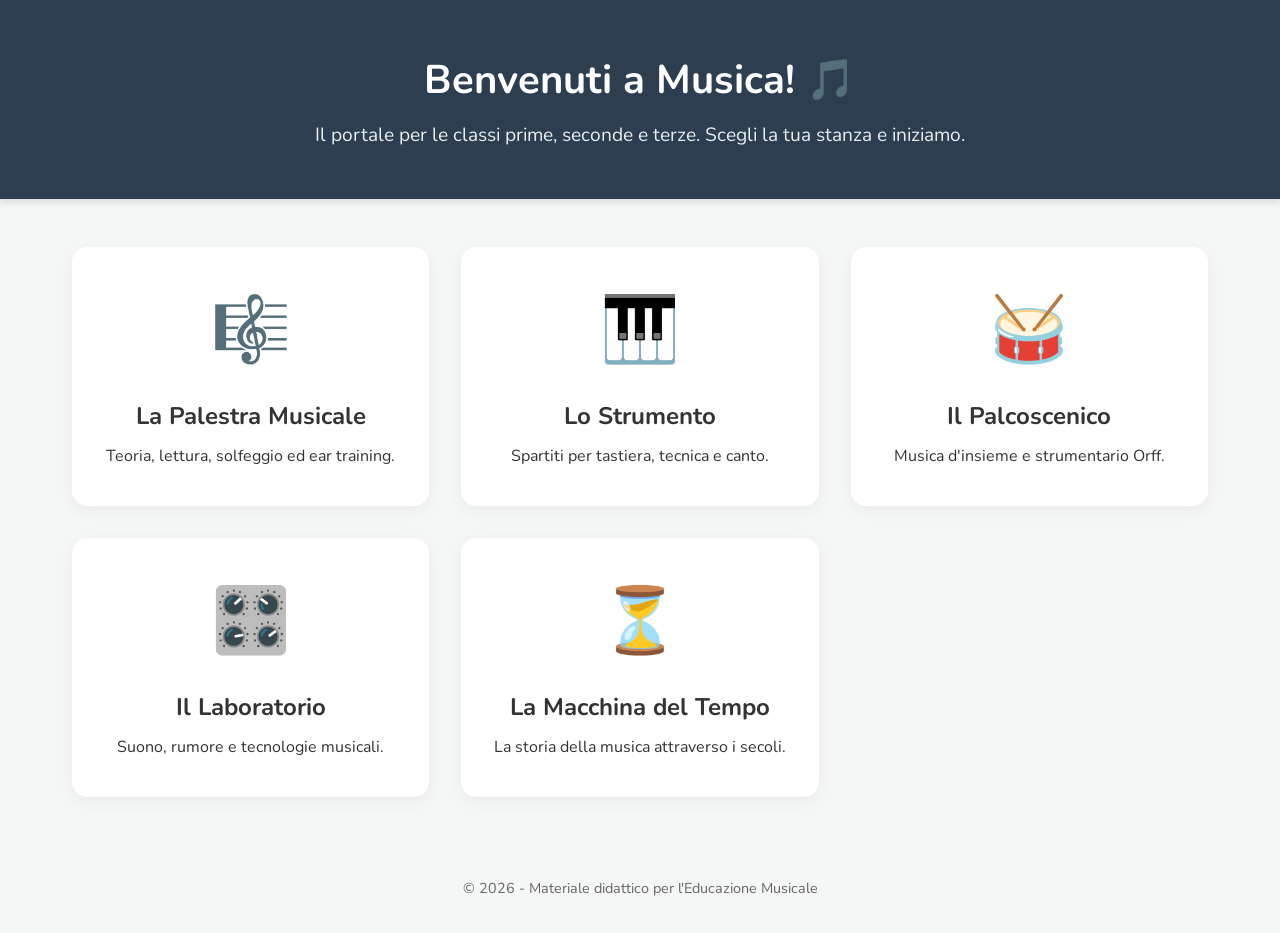
<file: index.html>
<!DOCTYPE html>
<html lang="it">
<head>
    <meta charset="UTF-8">
    <meta name="viewport" content="width=device-width, initial-scale=1.0">
    <title>Educazione Musicale | Il Sito del Prof</title>
    <!-- Google Fonts per un font leggibile e moderno -->
    <link href="https://fonts.googleapis.com/css2?family=Nunito:wght@400;700;900&display=swap" rel="stylesheet">
    <link rel="stylesheet" href="css/style.css">
</head>
<body>

    <header class="main-header">
        <h1>Benvenuti a Musica! 🎵</h1>
        <p>Il portale per le classi prime, seconde e terze. Scegli la tua stanza e iniziamo.</p>
    </header>

    <main class="container">
        <section class="card-grid">
            
            <!-- Card 1: Palestra Musicale -->
            <a href="sezioni/teoria.html" class="card card-teoria">
                <div class="card-icon">🎼</div>
                <h2>La Palestra Musicale</h2>
                <p>Teoria, lettura, solfeggio ed ear training.</p>
            </a>

            <!-- Card 2: La Stanza dello Strumento -->
            <a href="sezioni/strumento.html" class="card card-strumento">
                <div class="card-icon">🎹</div>
                <h2>Lo Strumento</h2>
                <p>Spartiti per tastiera, tecnica e canto.</p>
            </a>

            <!-- Card 3: Il Palcoscenico -->
            <a href="sezioni/insieme.html" class="card card-insieme">
                <div class="card-icon">🥁</div>
                <h2>Il Palcoscenico</h2>
                <p>Musica d'insieme e strumentario Orff.</p>
            </a>

            <!-- Card 4: Il Laboratorio -->
            <a href="sezioni/tecnologie.html" class="card card-tecnologie">
                <div class="card-icon">🎛️</div>
                <h2>Il Laboratorio</h2>
                <p>Suono, rumore e tecnologie musicali.</p>
            </a>

            <!-- Card 5: La Macchina del Tempo -->
            <a href="sezioni/storia.html" class="card card-storia">
                <div class="card-icon">⏳</div>
                <h2>La Macchina del Tempo</h2>
                <p>La storia della musica attraverso i secoli.</p>
            </a>

        </section>
    </main>

    <footer>
        <p>&copy; 2026 - Materiale didattico per l'Educazione Musicale</p>
    </footer>

</body>
</html>
</file>
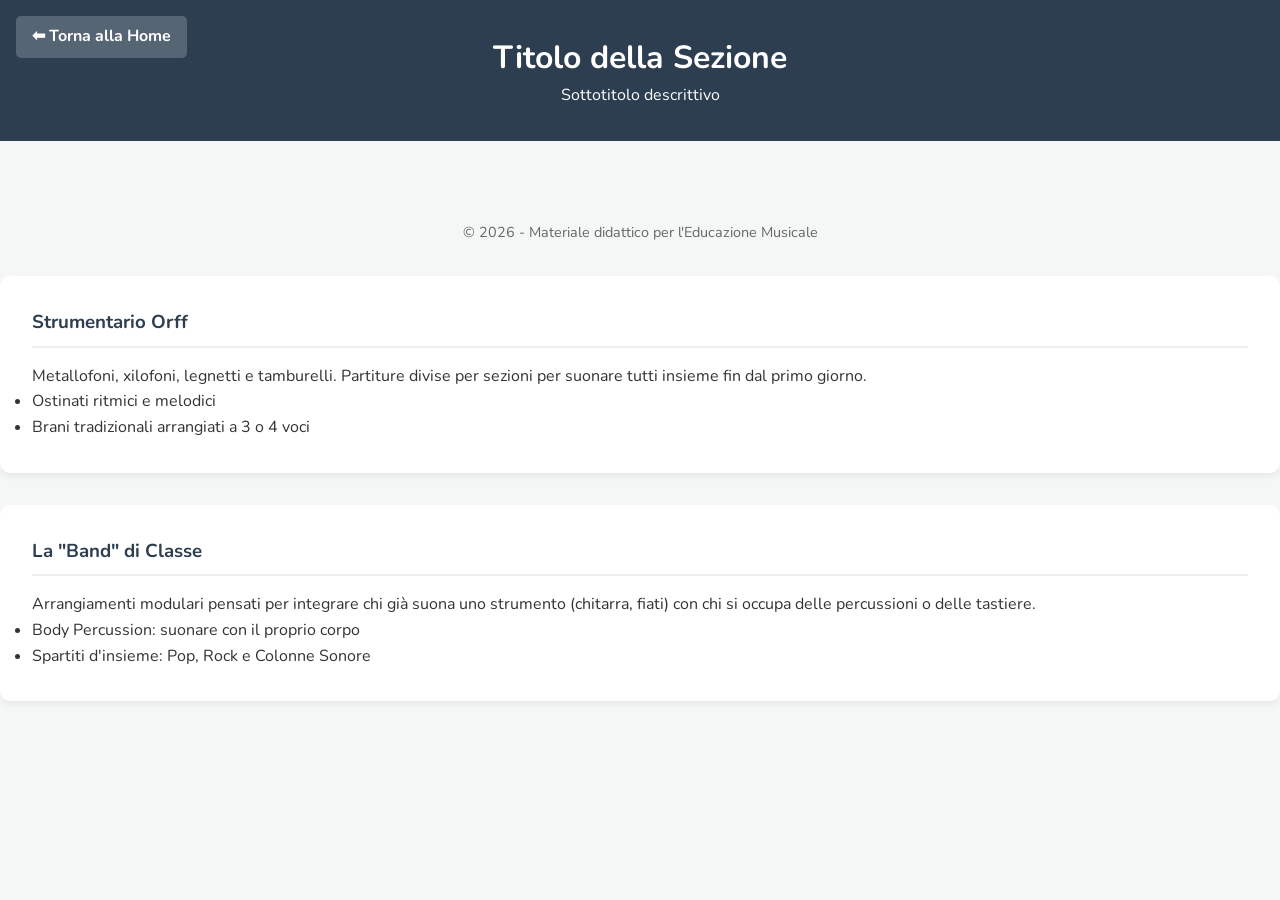
<file: sezioni/insieme.html>
<!DOCTYPE html>
<html lang="it">
<head>
    <meta charset="UTF-8">
    <meta name="viewport" content="width=device-width, initial-scale=1.0">
    <title>Titolo Pagina | Il Sito del Prof</title>
    <!-- NOTA IL ../ PER PUNTARE ALLA CARTELLA PRINCIPALE -->
    <link href="https://fonts.googleapis.com/css2?family=Nunito:wght@400;700;900&display=swap" rel="stylesheet">
    <link rel="stylesheet" href="../css/style.css">
</head>
<body>

    <header class="page-header">
        <a href="../index.html" class="btn-back">⬅ Torna alla Home</a>
        <h1>Titolo della Sezione</h1>
        <p>Sottotitolo descrittivo</p>
    </header>

    <main class="container">
        <!-- QUI INSERIRAI IL CONTENUTO SPECIFICO DELLA PAGINA -->
    </main>

    <footer>
        <p>&copy; 2026 - Materiale didattico per l'Educazione Musicale</p>
    </footer>

</body>
</html>
<section class="module-section">
    <h3>Strumentario Orff</h3>
    <p>Metallofoni, xilofoni, legnetti e tamburelli. Partiture divise per sezioni per suonare tutti insieme fin dal primo giorno.</p>
    <ul>
        <li>Ostinati ritmici e melodici</li>
        <li>Brani tradizionali arrangiati a 3 o 4 voci</li>
    </ul>
</section>

<section class="module-section">
    <h3>La "Band" di Classe</h3>
    <p>Arrangiamenti modulari pensati per integrare chi già suona uno strumento (chitarra, fiati) con chi si occupa delle percussioni o delle tastiere.</p>
    <ul>
        <li>Body Percussion: suonare con il proprio corpo</li>
        <li>Spartiti d'insieme: Pop, Rock e Colonne Sonore</li>
    </ul>
</section>
</file>
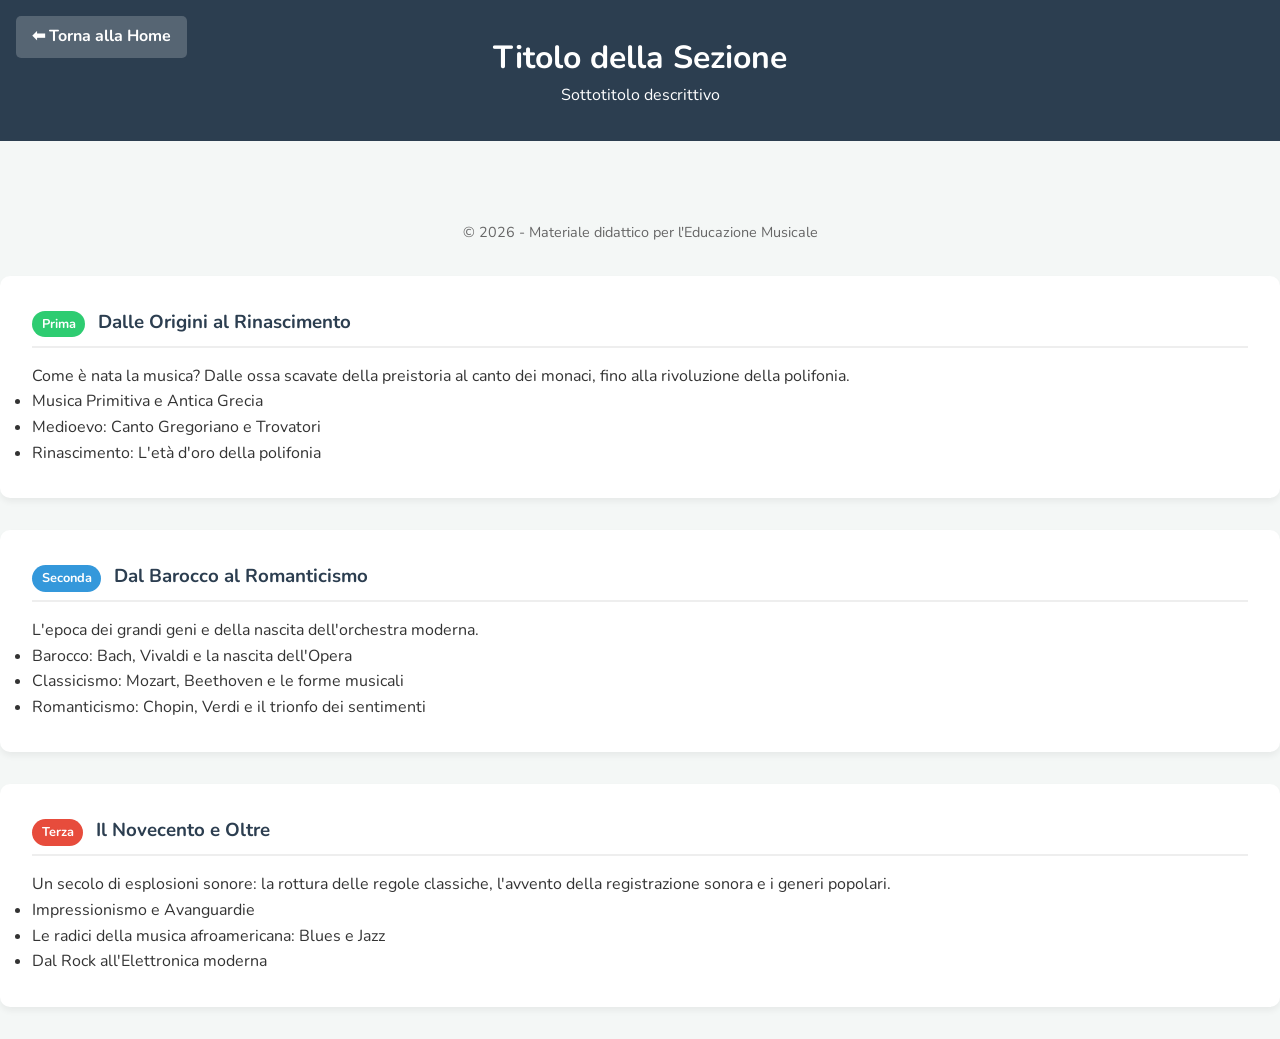
<file: sezioni/storia.html>
<!DOCTYPE html>
<html lang="it">
<head>
    <meta charset="UTF-8">
    <meta name="viewport" content="width=device-width, initial-scale=1.0">
    <title>Titolo Pagina | Il Sito del Prof</title>
    <!-- NOTA IL ../ PER PUNTARE ALLA CARTELLA PRINCIPALE -->
    <link href="https://fonts.googleapis.com/css2?family=Nunito:wght@400;700;900&display=swap" rel="stylesheet">
    <link rel="stylesheet" href="../css/style.css">
</head>
<body>

    <header class="page-header">
        <a href="../index.html" class="btn-back">⬅ Torna alla Home</a>
        <h1>Titolo della Sezione</h1>
        <p>Sottotitolo descrittivo</p>
    </header>

    <main class="container">
        <!-- QUI INSERIRAI IL CONTENUTO SPECIFICO DELLA PAGINA -->
    </main>

    <footer>
        <p>&copy; 2026 - Materiale didattico per l'Educazione Musicale</p>
    </footer>

</body>
</html>
<section class="module-section">
    <h3><span class="badge-classe bg-prima">Prima</span> Dalle Origini al Rinascimento</h3>
    <p>Come è nata la musica? Dalle ossa scavate della preistoria al canto dei monaci, fino alla rivoluzione della polifonia.</p>
    <ul>
        <li>Musica Primitiva e Antica Grecia</li>
        <li>Medioevo: Canto Gregoriano e Trovatori</li>
        <li>Rinascimento: L'età d'oro della polifonia</li>
    </ul>
</section>

<section class="module-section">
    <h3><span class="badge-classe bg-seconda">Seconda</span> Dal Barocco al Romanticismo</h3>
    <p>L'epoca dei grandi geni e della nascita dell'orchestra moderna.</p>
    <ul>
        <li>Barocco: Bach, Vivaldi e la nascita dell'Opera</li>
        <li>Classicismo: Mozart, Beethoven e le forme musicali</li>
        <li>Romanticismo: Chopin, Verdi e il trionfo dei sentimenti</li>
    </ul>
</section>

<section class="module-section">
    <h3><span class="badge-classe bg-terza">Terza</span> Il Novecento e Oltre</h3>
    <p>Un secolo di esplosioni sonore: la rottura delle regole classiche, l'avvento della registrazione sonora e i generi popolari.</p>
    <ul>
        <li>Impressionismo e Avanguardie</li>
        <li>Le radici della musica afroamericana: Blues e Jazz</li>
        <li>Dal Rock all'Elettronica moderna</li>
    </ul>
</section>
</file>
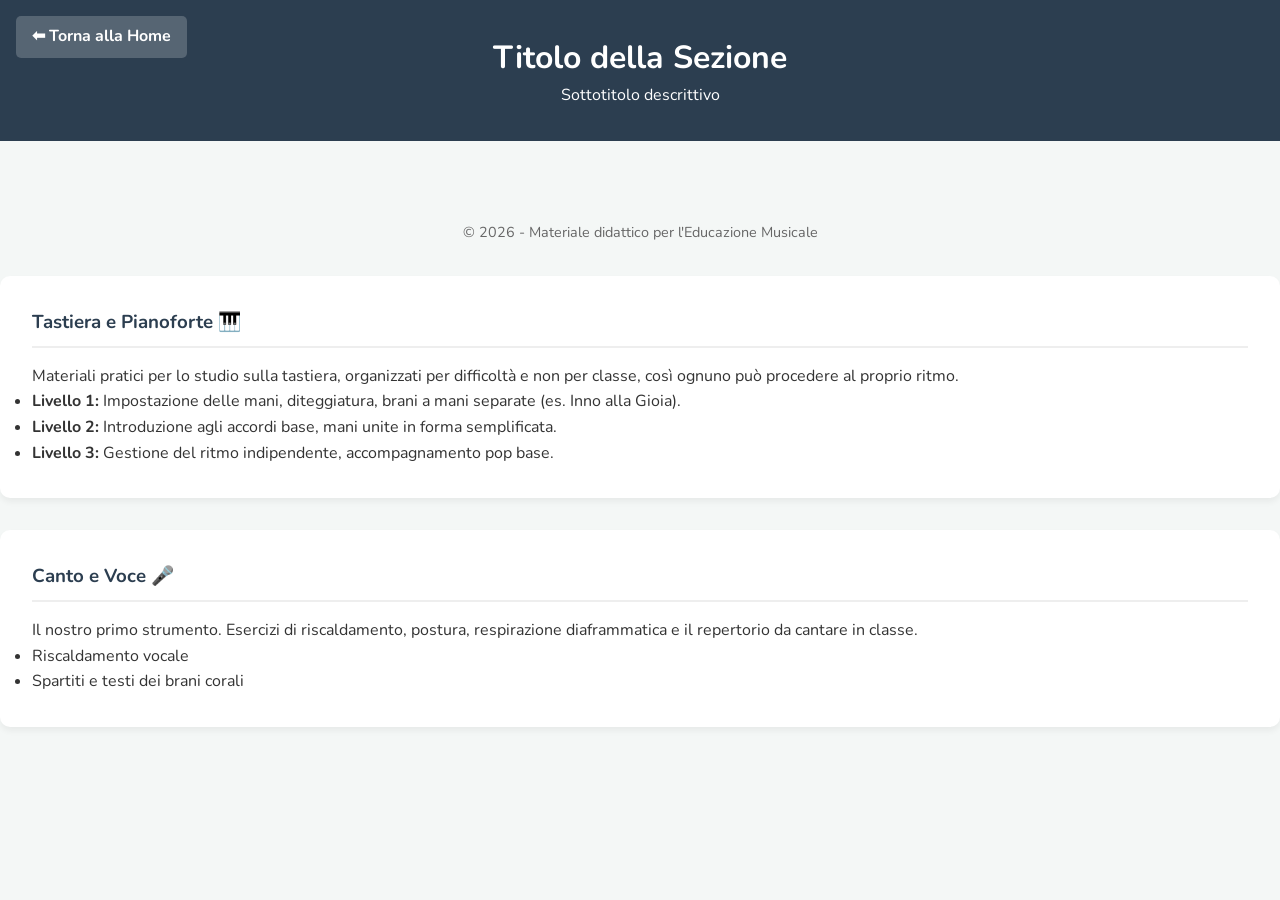
<file: sezioni/strumento.html>
<!DOCTYPE html>
<html lang="it">
<head>
    <meta charset="UTF-8">
    <meta name="viewport" content="width=device-width, initial-scale=1.0">
    <title>Titolo Pagina | Il Sito del Prof</title>
    <!-- NOTA IL ../ PER PUNTARE ALLA CARTELLA PRINCIPALE -->
    <link href="https://fonts.googleapis.com/css2?family=Nunito:wght@400;700;900&display=swap" rel="stylesheet">
    <link rel="stylesheet" href="../css/style.css">
</head>
<body>

    <header class="page-header">
        <a href="../index.html" class="btn-back">⬅ Torna alla Home</a>
        <h1>Titolo della Sezione</h1>
        <p>Sottotitolo descrittivo</p>
    </header>

    <main class="container">
        <!-- QUI INSERIRAI IL CONTENUTO SPECIFICO DELLA PAGINA -->
    </main>

    <footer>
        <p>&copy; 2026 - Materiale didattico per l'Educazione Musicale</p>
    </footer>

</body>
</html>
<section class="module-section">
    <h3>Tastiera e Pianoforte 🎹</h3>
    <p>Materiali pratici per lo studio sulla tastiera, organizzati per difficoltà e non per classe, così ognuno può procedere al proprio ritmo.</p>
    <ul>
        <li><strong>Livello 1:</strong> Impostazione delle mani, diteggiatura, brani a mani separate (es. Inno alla Gioia).</li>
        <li><strong>Livello 2:</strong> Introduzione agli accordi base, mani unite in forma semplificata.</li>
        <li><strong>Livello 3:</strong> Gestione del ritmo indipendente, accompagnamento pop base.</li>
    </ul>
</section>

<section class="module-section">
    <h3>Canto e Voce 🎤</h3>
    <p>Il nostro primo strumento. Esercizi di riscaldamento, postura, respirazione diaframmatica e il repertorio da cantare in classe.</p>
    <ul>
        <li>Riscaldamento vocale</li>
        <li>Spartiti e testi dei brani corali</li>
    </ul>
</section>
</file>
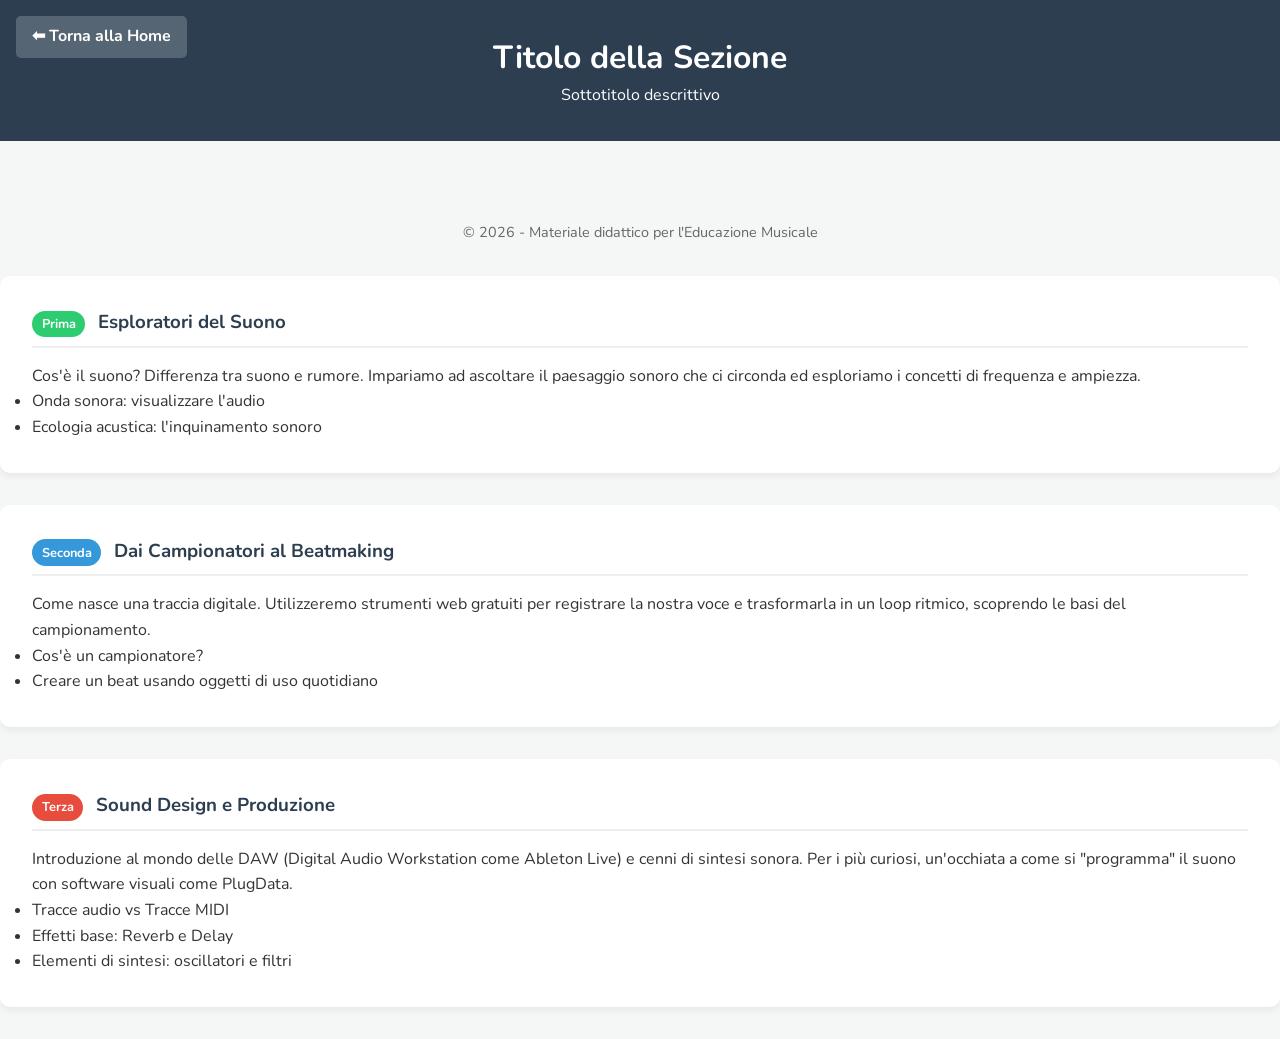
<file: sezioni/tecnologie.html>
<!DOCTYPE html>
<html lang="it">
<head>
    <meta charset="UTF-8">
    <meta name="viewport" content="width=device-width, initial-scale=1.0">
    <title>Titolo Pagina | Il Sito del Prof</title>
    <!-- NOTA IL ../ PER PUNTARE ALLA CARTELLA PRINCIPALE -->
    <link href="https://fonts.googleapis.com/css2?family=Nunito:wght@400;700;900&display=swap" rel="stylesheet">
    <link rel="stylesheet" href="../css/style.css">
</head>
<body>

    <header class="page-header">
        <a href="../index.html" class="btn-back">⬅ Torna alla Home</a>
        <h1>Titolo della Sezione</h1>
        <p>Sottotitolo descrittivo</p>
    </header>

    <main class="container">
        <!-- QUI INSERIRAI IL CONTENUTO SPECIFICO DELLA PAGINA -->
    </main>

    <footer>
        <p>&copy; 2026 - Materiale didattico per l'Educazione Musicale</p>
    </footer>

</body>
</html>
<section class="module-section">
    <h3><span class="badge-classe bg-prima">Prima</span> Esploratori del Suono</h3>
    <p>Cos'è il suono? Differenza tra suono e rumore. Impariamo ad ascoltare il paesaggio sonoro che ci circonda ed esploriamo i concetti di frequenza e ampiezza.</p>
    <ul>
        <li>Onda sonora: visualizzare l'audio</li>
        <li>Ecologia acustica: l'inquinamento sonoro</li>
    </ul>
</section>

<section class="module-section">
    <h3><span class="badge-classe bg-seconda">Seconda</span> Dai Campionatori al Beatmaking</h3>
    <p>Come nasce una traccia digitale. Utilizzeremo strumenti web gratuiti per registrare la nostra voce e trasformarla in un loop ritmico, scoprendo le basi del campionamento.</p>
    <ul>
        <li>Cos'è un campionatore?</li>
        <li>Creare un beat usando oggetti di uso quotidiano</li>
    </ul>
</section>

<section class="module-section">
    <h3><span class="badge-classe bg-terza">Terza</span> Sound Design e Produzione</h3>
    <p>Introduzione al mondo delle DAW (Digital Audio Workstation come Ableton Live) e cenni di sintesi sonora. Per i più curiosi, un'occhiata a come si "programma" il suono con software visuali come PlugData.</p>
    <ul>
        <li>Tracce audio vs Tracce MIDI</li>
        <li>Effetti base: Reverb e Delay</li>
        <li>Elementi di sintesi: oscillatori e filtri</li>
    </ul>
</section>
</file>
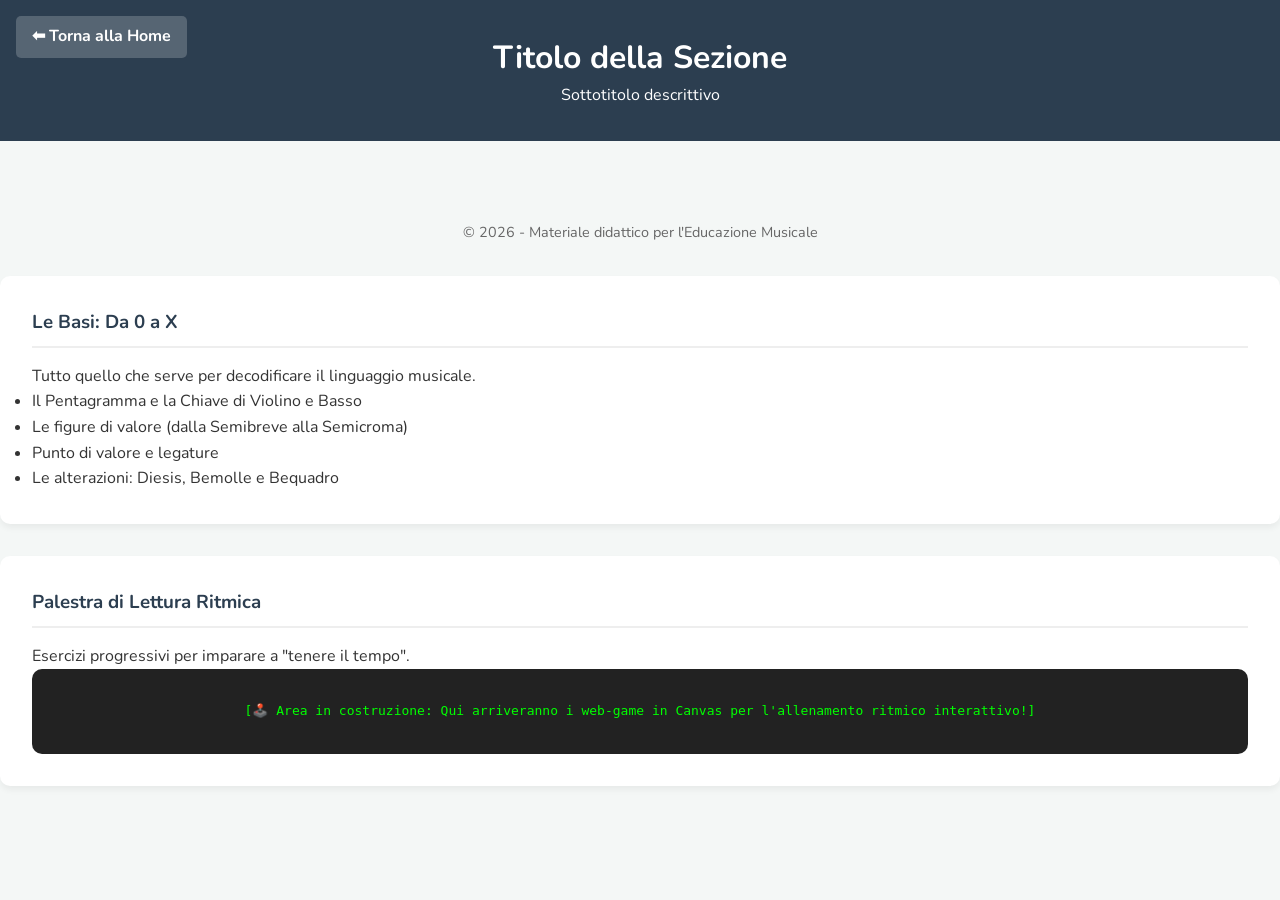
<file: sezioni/teoria.html>
<!DOCTYPE html>
<html lang="it">
<head>
    <meta charset="UTF-8">
    <meta name="viewport" content="width=device-width, initial-scale=1.0">
    <title>Titolo Pagina | Il Sito del Prof</title>
    <!-- NOTA IL ../ PER PUNTARE ALLA CARTELLA PRINCIPALE -->
    <link href="https://fonts.googleapis.com/css2?family=Nunito:wght@400;700;900&display=swap" rel="stylesheet">
    <link rel="stylesheet" href="../css/style.css">
</head>
<body>

    <header class="page-header">
        <a href="../index.html" class="btn-back">⬅ Torna alla Home</a>
        <h1>Titolo della Sezione</h1>
        <p>Sottotitolo descrittivo</p>
    </header>

    <main class="container">
        <!-- QUI INSERIRAI IL CONTENUTO SPECIFICO DELLA PAGINA -->
    </main>

    <footer>
        <p>&copy; 2026 - Materiale didattico per l'Educazione Musicale</p>
    </footer>

</body>
</html>
<section class="module-section">
    <h3>Le Basi: Da 0 a X</h3>
    <p>Tutto quello che serve per decodificare il linguaggio musicale.</p>
    <ul>
        <li>Il Pentagramma e la Chiave di Violino e Basso</li>
        <li>Le figure di valore (dalla Semibreve alla Semicroma)</li>
        <li>Punto di valore e legature</li>
        <li>Le alterazioni: Diesis, Bemolle e Bequadro</li>
    </ul>
</section>

<section class="module-section">
    <h3>Palestra di Lettura Ritmica</h3>
    <p>Esercizi progressivi per imparare a "tenere il tempo".</p>
    <!-- Placeholder per un futuro mini-gioco web in HTML5 -->
    <div style="background: #222; color: #0f0; padding: 2rem; text-align: center; border-radius: 10px; font-family: monospace;">
        [🕹️ Area in costruzione: Qui arriveranno i web-game in Canvas per l'allenamento ritmico interattivo!]
    </div>
</section>
</file>
<file: css/style.css>
/* Variabili CSS per gestire facilmente i colori */
:root {
    --bg-color: #f4f7f6;
    --text-color: #333;
    --primary-color: #2c3e50;
    --card-bg: #ffffff;
    --hover-transform: translateY(-5px);
}

* {
    box-sizing: border-box;
    margin: 0;
    padding: 0;
}

body {
    font-family: 'Nunito', sans-serif;
    background-color: var(--bg-color);
    color: var(--text-color);
    line-height: 1.6;
}

/* Header */
.main-header {
    background-color: var(--primary-color);
    color: white;
    text-align: center;
    padding: 3rem 1rem;
    box-shadow: 0 4px 6px rgba(0,0,0,0.1);
}

.main-header h1 {
    font-size: 2.5rem;
    margin-bottom: 0.5rem;
}

.main-header p {
    font-size: 1.2rem;
    opacity: 0.9;
}

/* Container principale */
.container {
    max-width: 1200px;
    margin: 3rem auto;
    padding: 0 2rem;
}

/* Grid delle Card */
.card-grid {
    display: grid;
    /* Adatta il numero di colonne in base allo schermo: */
    grid-template-columns: repeat(auto-fit, minmax(280px, 1fr));
    gap: 2rem;
}

/* Stile delle Card */
.card {
    background-color: var(--card-bg);
    border-radius: 15px;
    padding: 2rem;
    text-align: center;
    text-decoration: none;
    color: var(--text-color);
    box-shadow: 0 5px 15px rgba(0,0,0,0.05);
    transition: all 0.3s ease;
    border-bottom: 5px solid transparent;
}

.card:hover {
    transform: var(--hover-transform);
    box-shadow: 0 10px 25px rgba(0,0,0,0.1);
}

/* Colori specifici per ogni sezione al passaggio del mouse */
.card-teoria:hover { border-bottom-color: #e74c3c; }
.card-strumento:hover { border-bottom-color: #3498db; }
.card-insieme:hover { border-bottom-color: #f1c40f; }
.card-tecnologie:hover { border-bottom-color: #9b59b6; }
.card-storia:hover { border-bottom-color: #2ecc71; }

.card-icon {
    font-size: 4rem;
    margin-bottom: 1rem;
}

.card h2 {
    font-size: 1.5rem;
    margin-bottom: 0.5rem;
}

/* Footer */
footer {
    text-align: center;
    padding: 2rem;
    margin-top: 2rem;
    font-size: 0.9rem;
    color: #666;
}
/* --- STILI PER LE PAGINE INTERNE --- */
.page-header {
    background-color: var(--primary-color);
    color: white;
    padding: 2rem 1rem;
    text-align: center;
    position: relative;
}

.btn-back {
    position: absolute;
    top: 1rem;
    left: 1rem;
    color: white;
    text-decoration: none;
    font-weight: bold;
    background: rgba(255,255,255,0.2);
    padding: 0.5rem 1rem;
    border-radius: 5px;
    transition: background 0.3s;
}

.btn-back:hover {
    background: rgba(255,255,255,0.4);
}

.module-section {
    background: white;
    padding: 2rem;
    border-radius: 10px;
    margin-bottom: 2rem;
    box-shadow: 0 4px 6px rgba(0,0,0,0.05);
}

.module-section h3 {
    color: var(--primary-color);
    border-bottom: 2px solid #eee;
    padding-bottom: 0.5rem;
    margin-bottom: 1rem;
}

.badge-classe {
    display: inline-block;
    padding: 0.2rem 0.6rem;
    border-radius: 20px;
    font-size: 0.8rem;
    font-weight: bold;
    color: white;
    margin-right: 0.5rem;
}

.bg-prima { background-color: #2ecc71; }
.bg-seconda { background-color: #3498db; }
.bg-terza { background-color: #e74c3c; }
</file>
